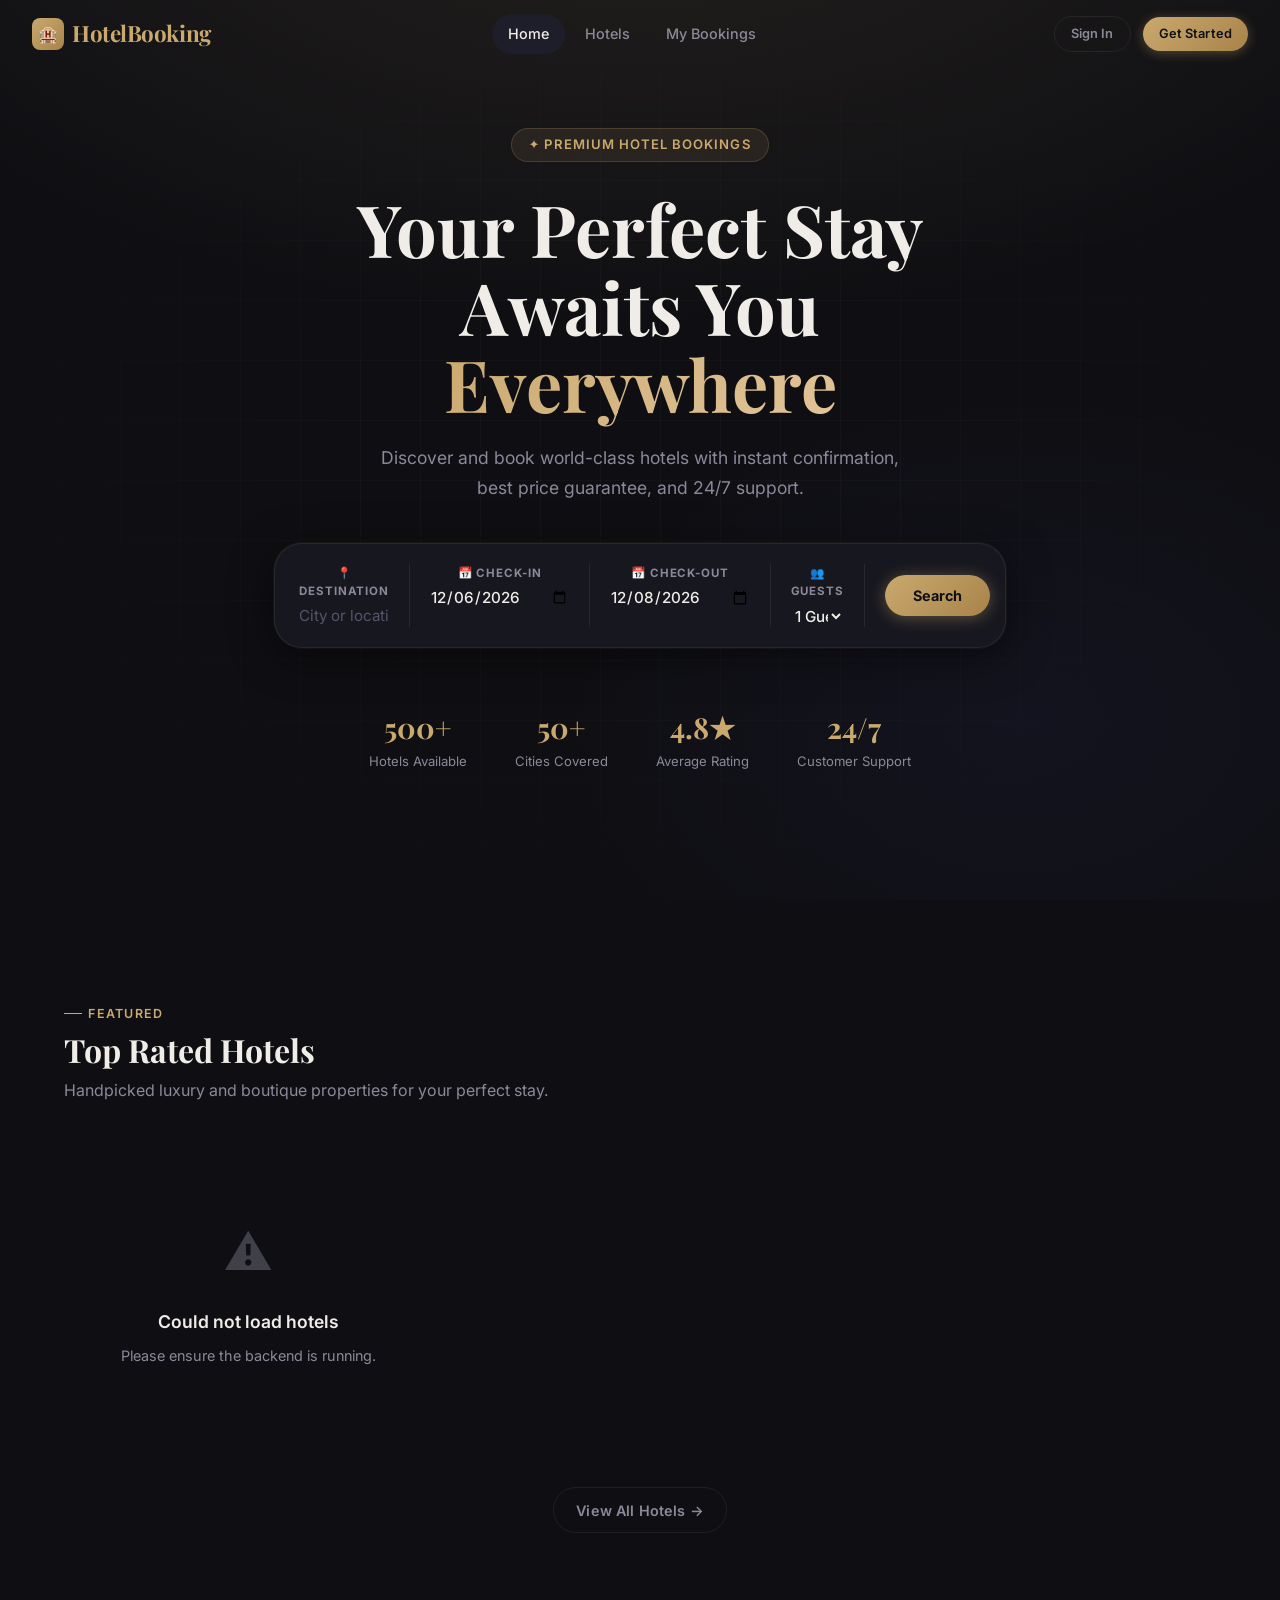
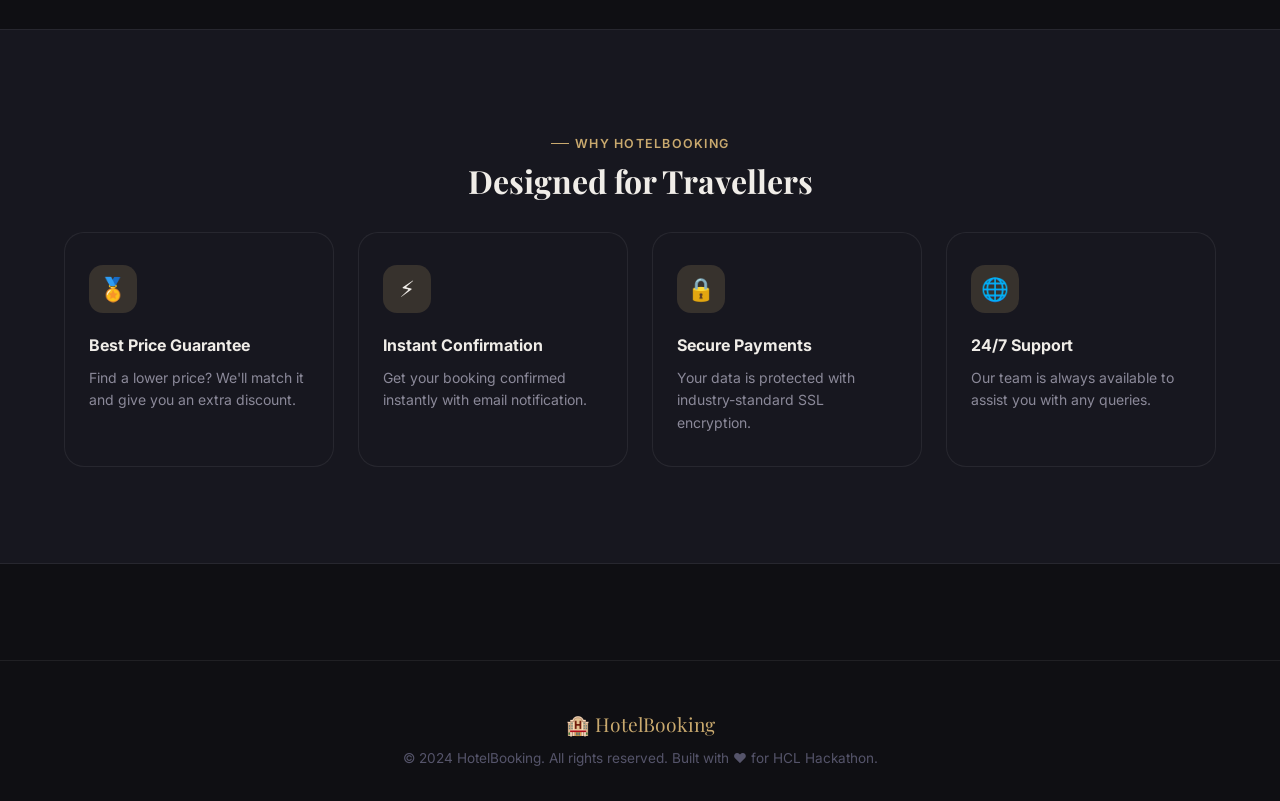
<file: index.html>
<!DOCTYPE html>
<html lang="en">
<head>
  <meta charset="UTF-8" />
  <meta http-equiv="refresh" content="0; url=frontend/index.html" />
  <meta name="viewport" content="width=device-width, initial-scale=1.0" />
  <title>HotelBooking</title>
  <script>
    window.location.replace("frontend/index.html");
  </script>
</head>
<body>
  <p>Opening <a href="frontend/index.html">HotelBooking</a>...</p>
</body>
</html>
</file>
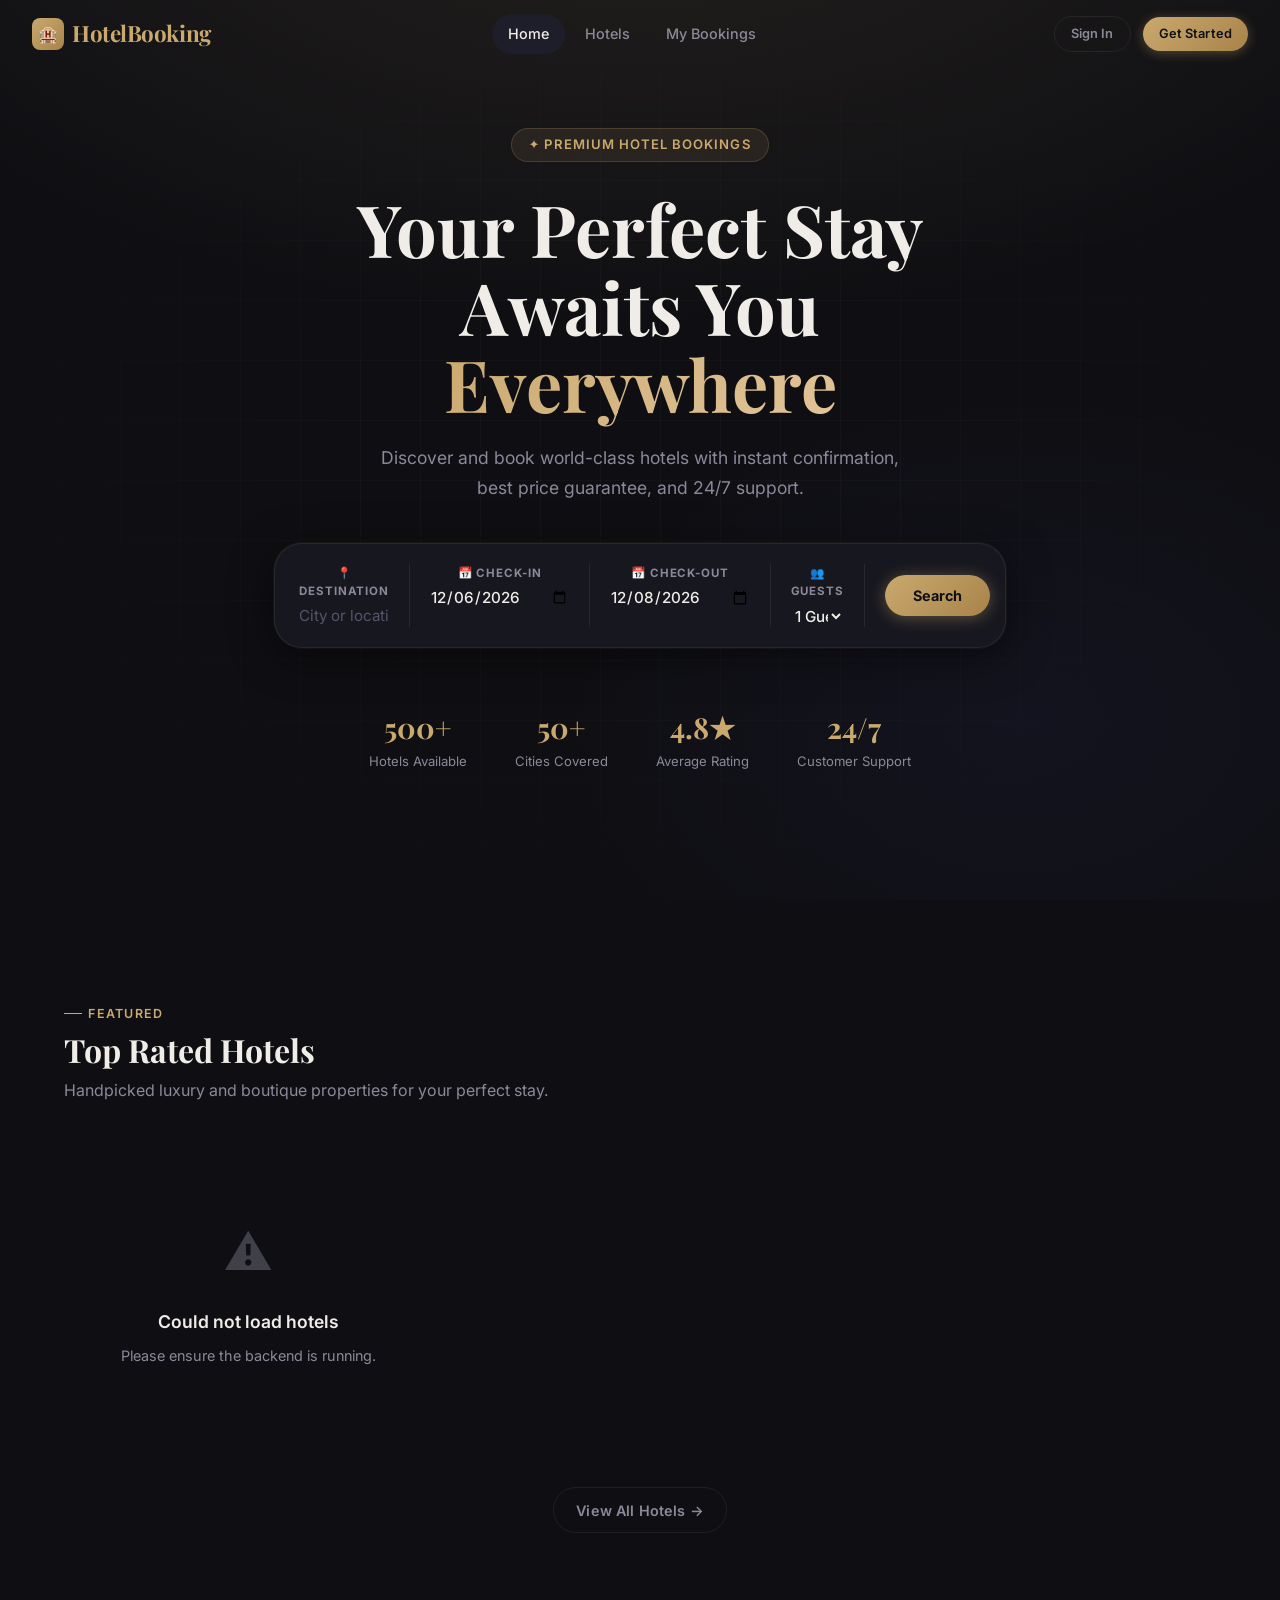
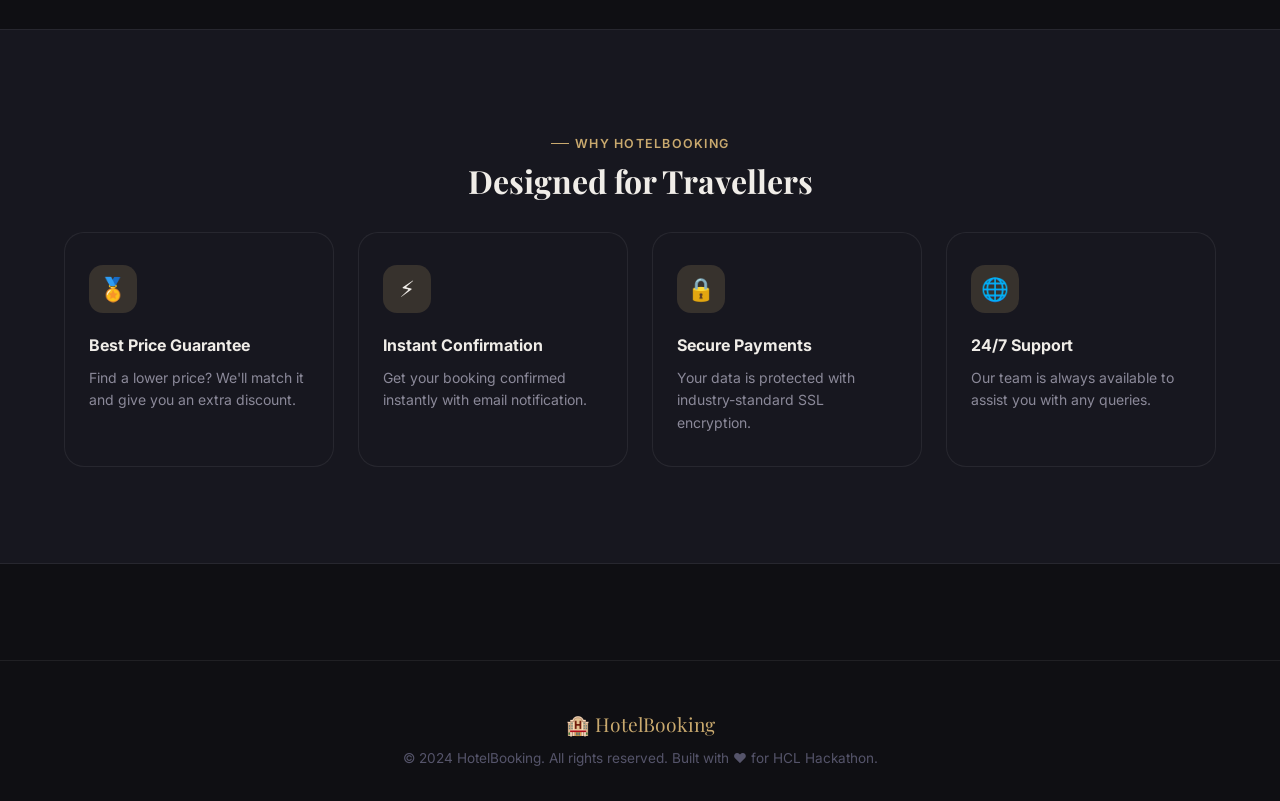
<file: frontend/index.html>
<!DOCTYPE html>
<html lang="en">
<head>
  <meta charset="UTF-8"/>
  <meta name="viewport" content="width=device-width, initial-scale=1.0"/>
  <title>HotelBooking – Find Your Perfect Stay</title>
  <meta name="description" content="Search and book premium hotels worldwide. Best prices guaranteed with instant confirmation."/>
  <link rel="stylesheet" href="css/style.css"/>
  <style>
    /* Hero Section */
    .hero {
      position: relative;
      min-height: 100vh;
      display: flex;
      align-items: center;
      justify-content: center;
      overflow: hidden;
    }
    .hero-bg {
      position: absolute;
      inset: 0;
      background: 
        radial-gradient(ellipse 100% 80% at 50% -20%, rgba(201,169,110,0.12) 0%, transparent 70%),
        radial-gradient(ellipse 60% 60% at 80% 80%, rgba(77,91,217,0.06) 0%, transparent 60%),
        var(--color-bg);
    }
    .hero-grid {
      position: absolute;
      inset: 0;
      background-image: 
        linear-gradient(rgba(255,255,255,0.025) 1px, transparent 1px),
        linear-gradient(90deg, rgba(255,255,255,0.025) 1px, transparent 1px);
      background-size: 60px 60px;
      mask-image: radial-gradient(ellipse at center, black 30%, transparent 80%);
    }
    .hero-content {
      position: relative;
      text-align: center;
      max-width: 780px;
      padding: 2rem 1.5rem;
    }
    .hero-eyebrow {
      display: inline-flex;
      align-items: center;
      gap: 0.6rem;
      background: rgba(201,169,110,0.1);
      border: 1px solid rgba(201,169,110,0.2);
      border-radius: var(--radius-full);
      padding: 0.35rem 1rem;
      font-size: 0.82rem;
      font-weight: 600;
      color: var(--color-primary);
      letter-spacing: 0.08em;
      text-transform: uppercase;
      margin-bottom: 1.75rem;
    }
    .hero-title {
      font-family: var(--font-serif);
      font-size: clamp(2.8rem, 6vw, 4.5rem);
      font-weight: 700;
      line-height: 1.08;
      color: var(--color-text);
      margin-bottom: 1.25rem;
    }
    .hero-title span {
      background: linear-gradient(135deg, var(--color-primary), var(--color-primary-light));
      -webkit-background-clip: text;
      -webkit-text-fill-color: transparent;
      background-clip: text;
    }
    .hero-subtitle {
      font-size: 1.1rem;
      color: var(--color-text-muted);
      max-width: 520px;
      margin: 0 auto 2.5rem;
      line-height: 1.7;
    }

    /* Search Bar */
    .search-bar {
      background: var(--color-surface);
      border: 1px solid var(--color-border);
      border-radius: var(--radius-xl);
      padding: 1.25rem 1.5rem;
      display: grid;
      grid-template-columns: 2fr 1.2fr 1.2fr 1fr auto;
      gap: 0;
      box-shadow: var(--shadow-lg), 0 0 0 1px rgba(201,169,110,0.08);
      backdrop-filter: blur(20px);
      max-width: 900px;
      margin: 0 auto;
    }
    .search-field {
      display: flex;
      flex-direction: column;
      gap: 0.3rem;
      padding: 0 1.25rem;
      border-right: 1px solid var(--color-border);
    }
    .search-field:first-child { padding-left: 0; }
    .search-field:last-of-type { border-right: none; }
    .search-label {
      font-size: 0.72rem;
      font-weight: 700;
      text-transform: uppercase;
      letter-spacing: 0.08em;
      color: var(--color-text-muted);
    }
    .search-input {
      background: none;
      border: none;
      outline: none;
      color: var(--color-text);
      font-size: 0.95rem;
      font-weight: 500;
      padding: 0;
      cursor: pointer;
      width: 100%;
    }
    .search-input::placeholder { color: var(--color-text-subtle); font-weight: 400; }
    .search-btn-wrap { padding-left: 1.25rem; display: flex; align-items: center; }
    .search-btn {
      padding: 0.75rem 1.75rem;
      border-radius: var(--radius-full);
      background: linear-gradient(135deg, var(--color-primary), var(--color-primary-dark));
      color: var(--color-bg);
      font-size: 0.9rem;
      font-weight: 700;
      border: none;
      cursor: pointer;
      transition: var(--transition);
      white-space: nowrap;
      box-shadow: 0 2px 16px rgba(201,169,110,0.4);
    }
    .search-btn:hover { transform: translateY(-1px); box-shadow: 0 4px 24px rgba(201,169,110,0.55); }

    /* Stats row */
    .hero-stats {
      display: flex;
      align-items: center;
      justify-content: center;
      gap: 3rem;
      margin-top: 3.5rem;
    }
    .stat { text-align: center; }
    .stat-value {
      font-family: var(--font-serif);
      font-size: 1.8rem;
      font-weight: 700;
      color: var(--color-primary);
    }
    .stat-label { font-size: 0.82rem; color: var(--color-text-muted); margin-top: 0.1rem; }

    /* Featured section */
    .section { padding: 6rem 0; }
    .hotels-grid {
      display: grid;
      grid-template-columns: repeat(3, 1fr);
      gap: 1.5rem;
    }

    /* Features */
    .features-grid {
      display: grid;
      grid-template-columns: repeat(4, 1fr);
      gap: 1.5rem;
    }
    .feature-card {
      background: var(--color-surface);
      border: 1px solid var(--color-border);
      border-radius: var(--radius-lg);
      padding: 2rem 1.5rem;
      transition: var(--transition);
    }
    .feature-card:hover {
      border-color: var(--color-primary);
      box-shadow: var(--shadow-gold);
      transform: translateY(-4px);
    }
    .feature-icon {
      width: 48px; height: 48px;
      background: var(--color-primary-glow);
      border-radius: var(--radius-md);
      display: flex; align-items: center; justify-content: center;
      font-size: 1.4rem;
      margin-bottom: 1.25rem;
    }
    .feature-title { font-size: 1rem; font-weight: 700; margin-bottom: 0.5rem; }
    .feature-desc { font-size: 0.875rem; color: var(--color-text-muted); line-height: 1.6; }

    @media (max-width: 900px) {
      .search-bar { grid-template-columns: 1fr; gap: 0.75rem; }
      .search-field { border-right: none; border-bottom: 1px solid var(--color-border); padding: 0 0 0.75rem; }
      .search-field:last-of-type { border-bottom: none; }
      .search-btn-wrap { padding: 0.5rem 0 0; }
      .search-btn { width: 100%; justify-content: center; display: flex; }
      .hotels-grid { grid-template-columns: 1fr; }
      .features-grid { grid-template-columns: repeat(2, 1fr); }
      .hero-stats { gap: 1.5rem; flex-wrap: wrap; }
    }
  </style>
</head>
<body>

<!-- Navigation -->
<nav class="nav" id="mainNav">
  <div class="nav-brand">
    <div class="nav-brand-icon">🏨</div>
    HotelBooking
  </div>
  <div class="nav-links">
    <a href="index.html" class="nav-link active">Home</a>
    <a href="hotels.html" class="nav-link">Hotels</a>
    <a href="dashboard.html" class="nav-link">My Bookings</a>
  </div>
  <div class="nav-actions" id="navActions">
    <a href="login.html" class="btn btn-ghost btn-sm">Sign In</a>
    <a href="register.html" class="btn btn-primary btn-sm">Get Started</a>
  </div>
</nav>

<!-- Hero -->
<section class="hero">
  <div class="hero-bg"></div>
  <div class="hero-grid"></div>
  <div class="hero-content">
    <div class="hero-eyebrow">✦ Premium Hotel Bookings</div>
    <h1 class="hero-title">
      Your Perfect Stay<br/>
      Awaits You <span>Everywhere</span>
    </h1>
    <p class="hero-subtitle">
      Discover and book world-class hotels with instant confirmation, best price guarantee, and 24/7 support.
    </p>

    <!-- Search Bar -->
    <div class="search-bar">
      <div class="search-field">
        <label class="search-label">📍 Destination</label>
        <input type="text" id="searchCity" class="search-input" placeholder="City or location"/>
      </div>
      <div class="search-field">
        <label class="search-label">📅 Check-in</label>
        <input type="date" id="searchCheckIn" class="search-input"/>
      </div>
      <div class="search-field">
        <label class="search-label">📅 Check-out</label>
        <input type="date" id="searchCheckOut" class="search-input"/>
      </div>
      <div class="search-field">
        <label class="search-label">👥 Guests</label>
        <select id="searchGuests" class="search-input">
          <option value="1">1 Guest</option>
          <option value="2">2 Guests</option>
          <option value="3">3 Guests</option>
          <option value="4">4+ Guests</option>
        </select>
      </div>
      <div class="search-btn-wrap">
        <button class="search-btn" id="searchBtn" onclick="performSearch()">Search</button>
      </div>
    </div>

    <!-- Stats -->
    <div class="hero-stats">
      <div class="stat">
        <div class="stat-value">500+</div>
        <div class="stat-label">Hotels Available</div>
      </div>
      <div class="stat">
        <div class="stat-value">50+</div>
        <div class="stat-label">Cities Covered</div>
      </div>
      <div class="stat">
        <div class="stat-value">4.8★</div>
        <div class="stat-label">Average Rating</div>
      </div>
      <div class="stat">
        <div class="stat-value">24/7</div>
        <div class="stat-label">Customer Support</div>
      </div>
    </div>
  </div>
</section>

<!-- Featured Hotels -->
<section class="section">
  <div class="container">
    <div class="section-header">
      <div class="section-label">Featured</div>
      <h2 class="section-title">Top Rated Hotels</h2>
      <p class="section-subtitle">Handpicked luxury and boutique properties for your perfect stay.</p>
    </div>

    <div class="hotels-grid" id="featuredHotels">
      <!-- Skeleton loading -->
      <div class="card"><div class="skeleton" style="height:200px"></div><div style="padding:1.25rem;display:flex;flex-direction:column;gap:0.75rem"><div class="skeleton" style="height:20px;width:70%"></div><div class="skeleton" style="height:14px;width:50%"></div><div class="skeleton" style="height:36px"></div></div></div>
      <div class="card"><div class="skeleton" style="height:200px"></div><div style="padding:1.25rem;display:flex;flex-direction:column;gap:0.75rem"><div class="skeleton" style="height:20px;width:70%"></div><div class="skeleton" style="height:14px;width:50%"></div><div class="skeleton" style="height:36px"></div></div></div>
      <div class="card"><div class="skeleton" style="height:200px"></div><div style="padding:1.25rem;display:flex;flex-direction:column;gap:0.75rem"><div class="skeleton" style="height:20px;width:70%"></div><div class="skeleton" style="height:14px;width:50%"></div><div class="skeleton" style="height:36px"></div></div></div>
    </div>

    <div style="text-align:center;margin-top:2.5rem">
      <a href="hotels.html" class="btn btn-ghost">View All Hotels →</a>
    </div>
  </div>
</section>

<!-- Why Us -->
<section class="section" style="background:var(--color-surface);border-top:1px solid var(--color-border);border-bottom:1px solid var(--color-border);">
  <div class="container">
    <div class="section-header" style="text-align:center">
      <div class="section-label" style="justify-content:center">Why HotelBooking</div>
      <h2 class="section-title">Designed for Travellers</h2>
    </div>
    <div class="features-grid">
      <div class="feature-card">
        <div class="feature-icon">🏅</div>
        <div class="feature-title">Best Price Guarantee</div>
        <div class="feature-desc">Find a lower price? We'll match it and give you an extra discount.</div>
      </div>
      <div class="feature-card">
        <div class="feature-icon">⚡</div>
        <div class="feature-title">Instant Confirmation</div>
        <div class="feature-desc">Get your booking confirmed instantly with email notification.</div>
      </div>
      <div class="feature-card">
        <div class="feature-icon">🔒</div>
        <div class="feature-title">Secure Payments</div>
        <div class="feature-desc">Your data is protected with industry-standard SSL encryption.</div>
      </div>
      <div class="feature-card">
        <div class="feature-icon">🌐</div>
        <div class="feature-title">24/7 Support</div>
        <div class="feature-desc">Our team is always available to assist you with any queries.</div>
      </div>
    </div>
  </div>
</section>

<!-- Footer -->
<footer class="footer">
  <div class="container">
    <div class="footer-brand">🏨 HotelBooking</div>
    <p>© 2024 HotelBooking. All rights reserved. Built with ♥ for HCL Hackathon.</p>
  </div>
</footer>

<!-- Toast Container -->
<div class="toast-container" id="toastContainer"></div>

<script src="js/api.js"></script>
<script src="js/auth.js"></script>
<script>
  // Nav scroll effect
  window.addEventListener('scroll', () => {
    document.getElementById('mainNav').classList.toggle('scrolled', window.scrollY > 20);
  });

  // Set default dates
  const today = new Date();
  const tomorrow = new Date(today); tomorrow.setDate(tomorrow.getDate() + 1);
  const dayAfter = new Date(today); dayAfter.setDate(dayAfter.getDate() + 3);
  document.getElementById('searchCheckIn').value = tomorrow.toISOString().split('T')[0];
  document.getElementById('searchCheckOut').value = dayAfter.toISOString().split('T')[0];

  function performSearch() {
    const city = document.getElementById('searchCity').value;
    const checkIn = document.getElementById('searchCheckIn').value;
    const checkOut = document.getElementById('searchCheckOut').value;
    const guests = document.getElementById('searchGuests').value;
    const params = new URLSearchParams();
    if (city) params.set('city', city);
    if (checkIn) params.set('checkIn', checkIn);
    if (checkOut) params.set('checkOut', checkOut);
    if (guests) params.set('guests', guests);
    window.location.href = `hotels.html?${params.toString()}`;
  }

  document.getElementById('searchBtn').addEventListener('keydown', e => {
    if (e.key === 'Enter') performSearch();
  });

  // Load featured hotels
  async function loadFeaturedHotels() {
    try {
      const res = await API.get('/api/hotels');
      const hotels = res.data?.data?.slice(0, 3) || [];
      const container = document.getElementById('featuredHotels');
      if (!hotels.length) {
        container.innerHTML = '<div class="empty-state"><div class="empty-state-icon">🏨</div><h3>No hotels yet</h3><p>Hotels will appear here once added.</p></div>';
        return;
      }
      container.innerHTML = hotels.map(h => renderHotelCard(h)).join('');
    } catch (e) {
      document.getElementById('featuredHotels').innerHTML = 
        '<div class="empty-state"><div class="empty-state-icon">⚠️</div><h3>Could not load hotels</h3><p>Please ensure the backend is running.</p></div>';
    }
  }

  function renderHotelCard(h) {
    const amenities = (h.amenities || '').split(',').slice(0, 3);
    return `
      <div class="card hotel-card" onclick="window.location='hotel-detail.html?id=${h.id}'">
        <div class="hotel-card-img">
          <img src="${h.imageUrl || 'https://images.unsplash.com/photo-1566073771259-6a8506099945?w=800'}" 
               alt="${h.name}" loading="lazy" onerror="this.src='https://images.unsplash.com/photo-1566073771259-6a8506099945?w=400'"/>
          <div class="hotel-card-badge">${h.category || 'Hotel'}</div>
          <div class="hotel-card-rating">⭐ ${h.rating || '4.5'}</div>
        </div>
        <div class="hotel-card-body">
          <div class="hotel-card-name">${h.name}</div>
          <div class="hotel-card-location">📍 ${h.city}, ${h.country}</div>
          <div class="hotel-card-amenities">
            ${amenities.map(a => `<span class="amenity-tag">${a.trim()}</span>`).join('')}
          </div>
          <div class="hotel-card-footer">
            <div class="hotel-card-price">₹${Number(h.pricePerNight).toLocaleString('en-IN')} <span>/ night</span></div>
            <button class="btn btn-primary btn-sm">Book Now</button>
          </div>
        </div>
      </div>`;
  }

  loadFeaturedHotels();
</script>
</body>
</html>
</file>
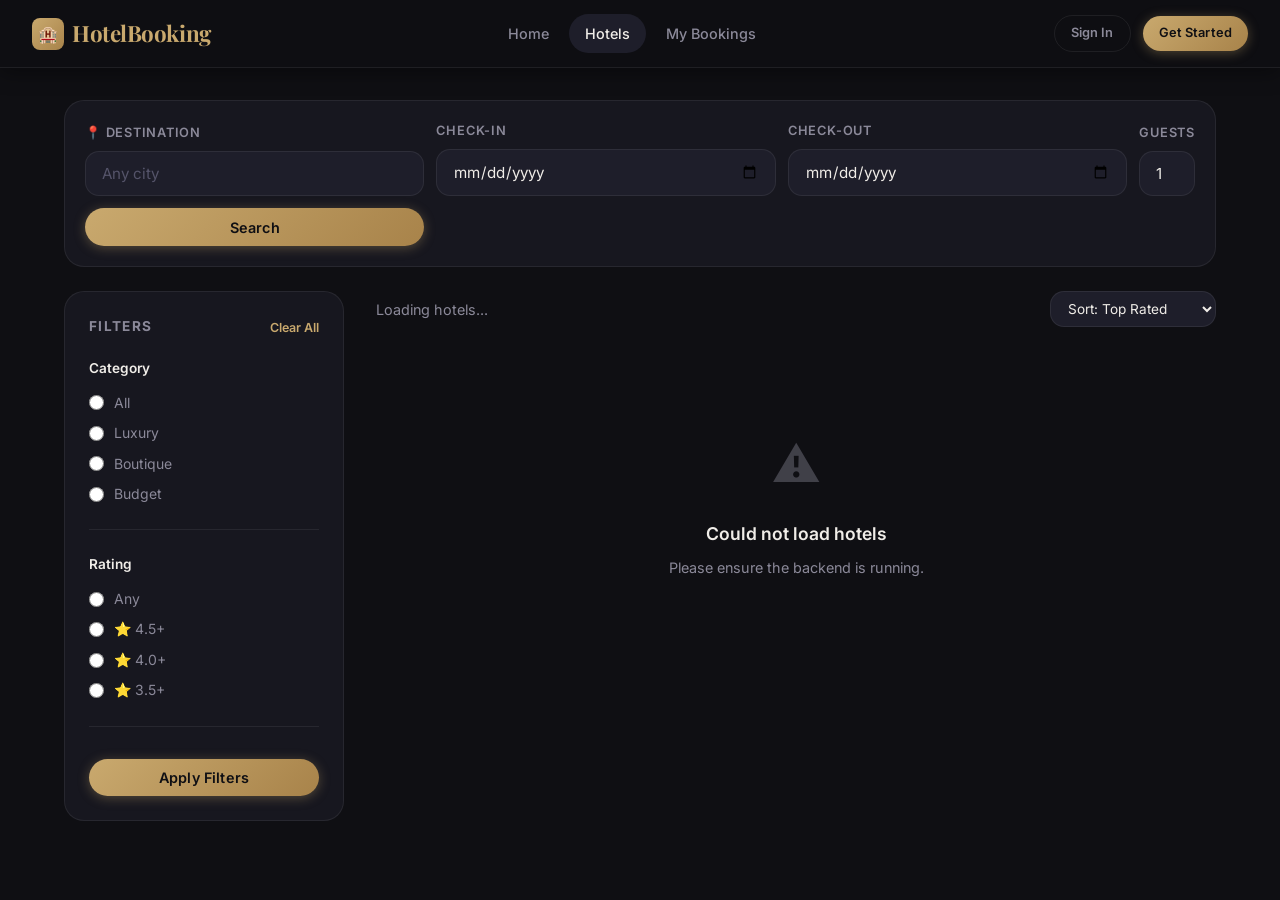
<file: frontend/hotel-detail.html>
<!DOCTYPE html>
<html lang="en">
<head>
  <meta charset="UTF-8"/>
  <meta name="viewport" content="width=device-width, initial-scale=1.0"/>
  <title>Hotel Details – HotelBooking</title>
  <link rel="stylesheet" href="css/style.css"/>
  <style>
    .hero-hotel {
      height: 480px; position: relative; overflow: hidden;
      margin-top: var(--nav-height);
    }
    .hero-hotel img { width: 100%; height: 100%; object-fit: cover; }
    .hero-hotel-overlay {
      position: absolute; inset: 0;
      background: linear-gradient(to top, rgba(15,15,19,0.95) 0%, rgba(15,15,19,0.3) 60%, transparent 100%);
      display: flex; align-items: flex-end; padding: 2.5rem;
    }
    .hero-hotel-info { max-width: 700px; }
    .hotel-category-badge {
      display: inline-flex; padding: 0.25rem 0.85rem;
      border-radius: var(--radius-full);
      background: rgba(201,169,110,0.15);
      border: 1px solid rgba(201,169,110,0.3);
      color: var(--color-primary); font-size: 0.78rem; font-weight: 700;
      letter-spacing: 0.08em; text-transform: uppercase; margin-bottom: 0.75rem;
    }
    .hotel-detail-name {
      font-family: var(--font-serif); font-size: 2.4rem; font-weight: 700;
      color: var(--color-text); line-height: 1.1; margin-bottom: 0.5rem;
    }
    .hotel-detail-location { font-size: 1rem; color: rgba(255,255,255,0.7); }

    .detail-layout {
      display: grid;
      grid-template-columns: 1fr 360px;
      gap: 2rem;
      padding: 3rem 0;
    }

    .tab-nav {
      display: flex; gap: 0; border-bottom: 1px solid var(--color-border); margin-bottom: 2rem;
    }
    .tab-btn {
      padding: 0.75rem 1.5rem; font-size: 0.9rem; font-weight: 600;
      color: var(--color-text-muted); border-bottom: 2px solid transparent;
      transition: var(--transition); margin-bottom: -1px;
    }
    .tab-btn.active { color: var(--color-primary); border-bottom-color: var(--color-primary); }
    .tab-btn:hover { color: var(--color-text); }
    .tab-content { display: none; }
    .tab-content.active { display: block; }

    /* Info section */
    .hotel-desc { font-size: 1rem; color: var(--color-text-muted); line-height: 1.8; margin-bottom: 2rem; }
    .amenities-grid { display: grid; grid-template-columns: repeat(3, 1fr); gap: 0.75rem; }
    .amenity-item {
      display: flex; align-items: center; gap: 0.5rem;
      padding: 0.65rem 0.875rem;
      background: var(--color-surface);
      border: 1px solid var(--color-border);
      border-radius: var(--radius-md);
      font-size: 0.875rem; color: var(--color-text-muted);
    }

    /* Room cards */
    .rooms-grid { display: flex; flex-direction: column; gap: 1rem; }
    .room-card {
      background: var(--color-surface);
      border: 1px solid var(--color-border);
      border-radius: var(--radius-lg);
      overflow: hidden;
      display: grid;
      grid-template-columns: 200px 1fr auto;
      transition: var(--transition);
    }
    .room-card:hover { border-color: var(--color-primary); box-shadow: 0 0 0 1px rgba(201,169,110,0.2); }
    .room-card-img { height: 100%; min-height: 140px; overflow: hidden; }
    .room-card-img img { width: 100%; height: 100%; object-fit: cover; }
    .room-card-body { padding: 1.25rem; }
    .room-card-type {
      font-size: 0.78rem; font-weight: 700; text-transform: uppercase;
      letter-spacing: 0.08em; color: var(--color-primary); margin-bottom: 0.3rem;
    }
    .room-card-name { font-size: 1rem; font-weight: 700; margin-bottom: 0.3rem; }
    .room-card-desc { font-size: 0.85rem; color: var(--color-text-muted); line-height: 1.5; margin-bottom: 0.75rem; }
    .room-card-amenities { display: flex; flex-wrap: wrap; gap: 0.35rem; }
    .room-card-action {
      padding: 1.25rem;
      display: flex; flex-direction: column;
      align-items: flex-end; justify-content: space-between;
      border-left: 1px solid var(--color-border);
      min-width: 160px;
    }
    .room-price-val { font-size: 1.3rem; font-weight: 700; color: var(--color-primary); }
    .room-price-night { font-size: 0.78rem; color: var(--color-text-muted); }
    .room-capacity { font-size: 0.82rem; color: var(--color-text-muted); margin-top: 0.25rem; }

    /* Booking sidebar */
    .booking-sidebar {
      background: var(--color-surface);
      border: 1px solid var(--color-border);
      border-radius: var(--radius-lg);
      padding: 1.5rem;
      position: sticky;
      top: calc(var(--nav-height) + 1.5rem);
    }
    .booking-sidebar-title { font-family: var(--font-serif); font-size: 1.2rem; font-weight: 700; margin-bottom: 1.25rem; }
    .price-summary { background: var(--color-surface-2); border-radius: var(--radius-md); padding: 1rem; margin: 1rem 0; }
    .price-row { display: flex; justify-content: space-between; font-size: 0.875rem; padding: 0.4rem 0; color: var(--color-text-muted); }
    .price-row.total { color: var(--color-text); font-weight: 700; border-top: 1px solid var(--color-border); margin-top: 0.5rem; padding-top: 0.75rem; font-size: 1rem; }
    .selected-room-info { background: var(--color-primary-glow); border: 1px solid rgba(201,169,110,0.2); border-radius: var(--radius-md); padding: 0.875rem; margin-bottom: 1rem; font-size: 0.875rem; }
    .selected-room-info strong { color: var(--color-primary); display: block; margin-bottom: 0.25rem; }

    @media (max-width: 900px) {
      .detail-layout { grid-template-columns: 1fr; }
      .booking-sidebar { position: static; }
      .room-card { grid-template-columns: 150px 1fr; }
      .room-card-action { display: none; }
      .amenities-grid { grid-template-columns: repeat(2, 1fr); }
    }
  </style>
</head>
<body>
<!-- Navigation -->
<nav class="nav scrolled" id="mainNav">
  <div class="nav-brand" style="cursor:pointer" onclick="window.location='index.html'">
    <div class="nav-brand-icon">🏨</div> HotelBooking
  </div>
  <div class="nav-links">
    <a href="index.html" class="nav-link">Home</a>
    <a href="hotels.html" class="nav-link">Hotels</a>
    <a href="dashboard.html" class="nav-link">My Bookings</a>
  </div>
  <div class="nav-actions" id="navActions">
    <a href="login.html" class="btn btn-ghost btn-sm">Sign In</a>
    <a href="register.html" class="btn btn-primary btn-sm">Get Started</a>
  </div>
</nav>

<!-- Hero Image -->
<div class="hero-hotel" id="hotelHero">
  <div class="skeleton" style="height:100%"></div>
</div>

<div class="container">
  <div style="margin:1.5rem 0">
    <a href="hotels.html" style="color:var(--color-text-muted);font-size:0.875rem">← Back to Hotels</a>
  </div>
  <div class="detail-layout">
    <!-- Main Content -->
    <main>
      <div class="tab-nav">
        <button class="tab-btn active" onclick="showTab('overview')">Overview</button>
        <button class="tab-btn" onclick="showTab('rooms')">Rooms</button>
        <button class="tab-btn" onclick="showTab('amenities')">Amenities</button>
      </div>

      <!-- Overview Tab -->
      <div class="tab-content active" id="tab-overview">
        <div id="hotelDescription" class="hotel-desc">Loading hotel information...</div>
        <div class="section-label" style="margin-bottom:0.75rem">Highlights</div>
        <div class="amenities-grid" id="amenitiesHighlight"></div>
      </div>

      <!-- Rooms Tab -->
      <div class="tab-content" id="tab-rooms">
        <div class="rooms-grid" id="roomsList">
          <div class="loading-overlay"><div class="spinner" style="width:28px;height:28px;border-width:3px"></div>Loading rooms...</div>
        </div>
      </div>

      <!-- Amenities Tab -->
      <div class="tab-content" id="tab-amenities">
        <div class="amenities-grid" id="amenitiesFull"></div>
      </div>
    </main>

    <!-- Booking Sidebar -->
    <aside class="booking-sidebar" id="bookingSidebar">
      <div class="booking-sidebar-title">Book Your Stay</div>

      <div id="selectedRoomInfo" style="display:none"></div>

      <form id="bookingForm" style="display:flex;flex-direction:column;gap:1rem">
        <div class="form-group">
          <label class="form-label">Check-in Date</label>
          <input type="date" id="checkIn" class="form-control" required/>
        </div>
        <div class="form-group">
          <label class="form-label">Check-out Date</label>
          <input type="date" id="checkOut" class="form-control" required/>
        </div>
        <div class="form-group">
          <label class="form-label">Number of Guests</label>
          <select id="guests" class="form-control">
            <option value="1">1 Guest</option><option value="2">2 Guests</option>
            <option value="3">3 Guests</option><option value="4">4 Guests</option>
          </select>
        </div>
        <div class="form-group">
          <label class="form-label">Special Requests (optional)</label>
          <textarea id="specialRequests" class="form-control" rows="2" placeholder="Early check-in, dietary, etc."></textarea>
        </div>

        <div class="price-summary" id="priceSummary" style="display:none">
          <div class="price-row"><span id="priceBreakdown">Room</span><span id="priceNightly"></span></div>
          <div class="price-row"><span>Nights</span><span id="numNights">0</span></div>
          <div class="price-row total"><span>Total</span><span id="totalPrice">₹0</span></div>
        </div>

        <div id="bookingAlert"></div>

        <button type="submit" class="btn btn-primary" id="bookBtn" style="width:100%;justify-content:center" disabled>
          Select a Room First
        </button>
      </form>
    </aside>
  </div>
</div>

<!-- Booking Modal Confirmation -->
<div class="modal-backdrop" id="confirmModal">
  <div class="modal">
    <div class="modal-header">
      <div class="modal-title">Confirm Booking</div>
      <button class="modal-close" onclick="closeModal()">✕</button>
    </div>
    <div id="modalContent"></div>
    <div style="display:flex;gap:0.75rem;margin-top:1.5rem">
      <button class="btn btn-ghost" onclick="closeModal()" style="flex:1;justify-content:center">Cancel</button>
      <button class="btn btn-primary" onclick="confirmBooking()" id="confirmBtn" style="flex:1;justify-content:center">Confirm Booking</button>
    </div>
  </div>
</div>

<div class="toast-container" id="toastContainer"></div>

<script src="js/api.js"></script>
<script src="js/auth.js"></script>
<script>
  const hotelId = new URLSearchParams(window.location.search).get('id');
  let hotel = null, selectedRoom = null;

  if (!hotelId) { window.location.href = 'hotels.html'; }

  function refreshRoomAvailability() {
    updatePrice();
    if (document.getElementById('tab-rooms').classList.contains('active')) {
      loadRooms();
    }
  }

  function showTab(tab) {
    document.querySelectorAll('.tab-btn').forEach((b, i) => {
      const tabs = ['overview', 'rooms', 'amenities'];
      b.classList.toggle('active', tabs[i] === tab);
    });
    document.querySelectorAll('.tab-content').forEach(c => c.classList.remove('active'));
    document.getElementById('tab-' + tab).classList.add('active');
    if (tab === 'rooms') loadRooms();
  }

  async function loadHotel() {
    try {
      const [hotelRes] = await Promise.all([API.get(`/api/hotels/${hotelId}`)]);
      hotel = hotelRes.data?.data;
      if (!hotel) { window.location.href = 'hotels.html'; return; }

      document.title = `${hotel.name} – HotelBooking`;

      // Hero
      document.getElementById('hotelHero').innerHTML = `
        <img src="${hotel.imageUrl || 'https://images.unsplash.com/photo-1566073771259-6a8506099945?w=1400'}" alt="${hotel.name}" 
             onerror="this.src='https://images.unsplash.com/photo-1566073771259-6a8506099945?w=800'"/>
        <div class="hero-hotel-overlay">
          <div class="hero-hotel-info">
            <div class="hotel-category-badge">${hotel.category || 'Hotel'}</div>
            <div class="hotel-detail-name">${hotel.name}</div>
            <div class="hotel-detail-location">📍 ${hotel.location} &nbsp;•&nbsp; ⭐ ${hotel.rating || '4.5'} / 5</div>
          </div>
        </div>`;

      // Overview tab
      document.getElementById('hotelDescription').textContent = hotel.description || 'No description available.';

      const amenities = (hotel.amenities || '').split(',').filter(Boolean);
      const icons = { WiFi: '📶', Pool: '🏊', Spa: '💆', Gym: '💪', Restaurant: '🍽️', Bar: '🍸', Parking: '🅿️', Beach: '🏖️' };
      document.getElementById('amenitiesHighlight').innerHTML = amenities.slice(0, 6).map(a => `
        <div class="amenity-item">${icons[a.trim()] || '✓'} ${a.trim()}</div>`).join('');
      document.getElementById('amenitiesFull').innerHTML = amenities.map(a => `
        <div class="amenity-item">${icons[a.trim()] || '✓'} ${a.trim()}</div>`).join('');

      // Default dates
      const today = new Date();
      const t1 = new Date(); t1.setDate(today.getDate() + 1);
      const t2 = new Date(); t2.setDate(today.getDate() + 3);
      document.getElementById('checkIn').value = t1.toISOString().split('T')[0];
      document.getElementById('checkOut').value = t2.toISOString().split('T')[0];
      document.getElementById('checkIn').addEventListener('change', refreshRoomAvailability);
      document.getElementById('checkOut').addEventListener('change', refreshRoomAvailability);
      document.getElementById('guests').addEventListener('change', refreshRoomAvailability);
    } catch (e) {
      console.error(e);
    }
  }

  async function loadRooms() {
    const checkIn = document.getElementById('checkIn').value;
    const checkOut = document.getElementById('checkOut').value;
    const guests = document.getElementById('guests').value;
    const roomsList = document.getElementById('roomsList');
    roomsList.innerHTML = `<div class="loading-overlay"><div class="spinner" style="width:28px;height:28px;border-width:3px"></div>Loading rooms...</div>`;
    try {
      const params = new URLSearchParams();
      if (checkIn) params.set('checkIn', checkIn);
      if (checkOut) params.set('checkOut', checkOut);
      if (guests) params.set('guests', guests);
      const res = await API.get(`/api/hotels/${hotelId}/rooms?${params}`);
      const rooms = res.data?.data || [];
      if (!rooms.length) {
        roomsList.innerHTML = '<div class="empty-state"><div class="empty-state-icon">🛏️</div><h3>No rooms available</h3><p>Try different dates or fewer guests.</p></div>';
        return;
      }
      roomsList.innerHTML = rooms.map(r => `
        <div class="room-card" onclick="selectRoom(${JSON.stringify(r).replaceAll('"', '&quot;')})">
          <div class="room-card-img">
            <img src="${r.imageUrl || 'https://images.unsplash.com/photo-1631049307264-da0ec9d70304?w=400'}" 
                 alt="${r.roomNumber}" loading="lazy" onerror="this.src='https://images.unsplash.com/photo-1631049307264-da0ec9d70304?w=400'"/>
          </div>
          <div class="room-card-body">
            <div class="room-card-type">${r.roomType}</div>
            <div class="room-card-name">Room ${r.roomNumber}</div>
            <div class="room-card-desc">${r.description || ''}</div>
            <div class="room-card-amenities">
              ${(r.amenities || '').split(',').slice(0, 3).map(a => `<span class="amenity-tag">${a.trim()}</span>`).join('')}
            </div>
          </div>
          <div class="room-card-action">
            <div>
              <div class="room-price-val">₹${Number(r.pricePerNight).toLocaleString('en-IN')}</div>
              <div class="room-price-night">per night</div>
              <div class="room-capacity">👥 Up to ${r.capacity} guests</div>
            </div>
            <button class="btn btn-primary btn-sm" onclick="event.stopPropagation();selectRoom(${JSON.stringify(r).replaceAll('"', '&quot;')})">Select</button>
          </div>
        </div>`).join('');
    } catch (e) {
      roomsList.innerHTML = '<div class="empty-state"><div class="empty-state-icon">⚠️</div><h3>Could not load rooms</h3></div>';
    }
  }

  function selectRoom(room) {
    selectedRoom = room;
    document.getElementById('selectedRoomInfo').style.display = 'block';
    document.getElementById('selectedRoomInfo').innerHTML = `
      <div class="selected-room-info">
        <strong>✓ Room Selected</strong>
        ${room.roomType} – Room ${room.roomNumber} • ₹${Number(room.pricePerNight).toLocaleString('en-IN')}/night
      </div>`;
    document.getElementById('bookBtn').disabled = false;
    document.getElementById('bookBtn').textContent = 'Confirm Booking';
    updatePrice();
    document.getElementById('bookingSidebar').scrollIntoView({ behavior: 'smooth', block: 'start' });
    showToast(`Room ${room.roomNumber} selected!`, 'success');
  }

  function updatePrice() {
    if (!selectedRoom) return;
    const ci = document.getElementById('checkIn').value;
    const co = document.getElementById('checkOut').value;
    if (!ci || !co) return;
    const nights = Math.max(1, Math.floor((new Date(co) - new Date(ci)) / 86400000));
    const total = selectedRoom.pricePerNight * nights;
    document.getElementById('priceSummary').style.display = 'block';
    document.getElementById('priceBreakdown').textContent = `₹${Number(selectedRoom.pricePerNight).toLocaleString('en-IN')} × ${nights} night${nights > 1 ? 's' : ''}`;
    document.getElementById('priceNightly').textContent = '';
    document.getElementById('numNights').textContent = nights;
    document.getElementById('totalPrice').textContent = `₹${Number(total).toLocaleString('en-IN')}`;
  }

  document.getElementById('bookingForm').addEventListener('submit', (e) => {
    e.preventDefault();
    if (!selectedRoom) return;
    if (!Auth.isLoggedIn()) {
      window.location.href = 'login.html';
      return;
    }
    const ci = document.getElementById('checkIn').value;
    const co = document.getElementById('checkOut').value;
    const nights = Math.max(1, Math.floor((new Date(co) - new Date(ci)) / 86400000));
    const total = selectedRoom.pricePerNight * nights;
    document.getElementById('modalContent').innerHTML = `
      <p style="font-size:0.9rem;color:var(--color-text-muted);margin-bottom:1rem">Please review your booking details:</p>
      <div style="background:var(--color-surface-2);border-radius:var(--radius-md);padding:1rem;display:flex;flex-direction:column;gap:0.5rem;font-size:0.9rem">
        <div style="display:flex;justify-content:space-between"><span style="color:var(--color-text-muted)">Hotel</span><span>${hotel?.name}</span></div>
        <div style="display:flex;justify-content:space-between"><span style="color:var(--color-text-muted)">Room</span><span>${selectedRoom.roomType} – ${selectedRoom.roomNumber}</span></div>
        <div style="display:flex;justify-content:space-between"><span style="color:var(--color-text-muted)">Check-in</span><span>${ci}</span></div>
        <div style="display:flex;justify-content:space-between"><span style="color:var(--color-text-muted)">Check-out</span><span>${co}</span></div>
        <div style="display:flex;justify-content:space-between"><span style="color:var(--color-text-muted)">Guests</span><span>${document.getElementById('guests').value}</span></div>
        <div style="display:flex;justify-content:space-between;font-weight:700;margin-top:0.5rem;border-top:1px solid var(--color-border);padding-top:0.5rem">
          <span>Total</span><span style="color:var(--color-primary)">₹${Number(total).toLocaleString('en-IN')}</span>
        </div>
      </div>`;
    document.getElementById('confirmModal').classList.add('open');
  });

  async function confirmBooking() {
    const btn = document.getElementById('confirmBtn');
    btn.disabled = true; btn.textContent = 'Booking...';
    try {
      const res = await API.post('/api/bookings', {
        roomId: selectedRoom.id,
        checkInDate: document.getElementById('checkIn').value,
        checkOutDate: document.getElementById('checkOut').value,
        numberOfGuests: parseInt(document.getElementById('guests').value),
        specialRequests: document.getElementById('specialRequests').value
      });
      closeModal();
      const booking = res.data?.data;
      const ref = booking?.bookingReference;
      const status = booking?.status || 'PENDING';
      const isConfirmed = status === 'CONFIRMED';
      const headline = isConfirmed ? 'Booking confirmed!' : 'Booking request submitted!';
      const detail = isConfirmed
        ? 'Your stay is confirmed.'
        : `Your booking is currently ${status}.`;
      showToast(`${headline} Ref: ${ref}`, 'success');
      document.getElementById('bookingAlert').innerHTML = 
        `<div class="alert alert-success">✅ ${detail} Reference: <strong>${ref}</strong>.</div>`;
      setTimeout(() => window.location.href = 'dashboard.html', 2500);
    } catch (e) {
      const msg = e.response?.data?.message || 'Booking failed. Please try again.';
      document.getElementById('bookingAlert').innerHTML = `<div class="alert alert-error">⚠️ ${msg}</div>`;
      closeModal();
    } finally {
      btn.disabled = false; btn.textContent = 'Confirm Booking';
    }
  }

  function closeModal() { document.getElementById('confirmModal').classList.remove('open'); }

  function showToast(msg, type = 'success') {
    const t = document.createElement('div');
    t.className = `toast ${type}`;
    t.innerHTML = `<span>${type === 'success' ? '✅' : '⚠️'}</span> ${msg}`;
    document.getElementById('toastContainer').appendChild(t);
    setTimeout(() => t.remove(), 4000);
  }

  loadHotel();
</script>
</body>
</html>
</file>
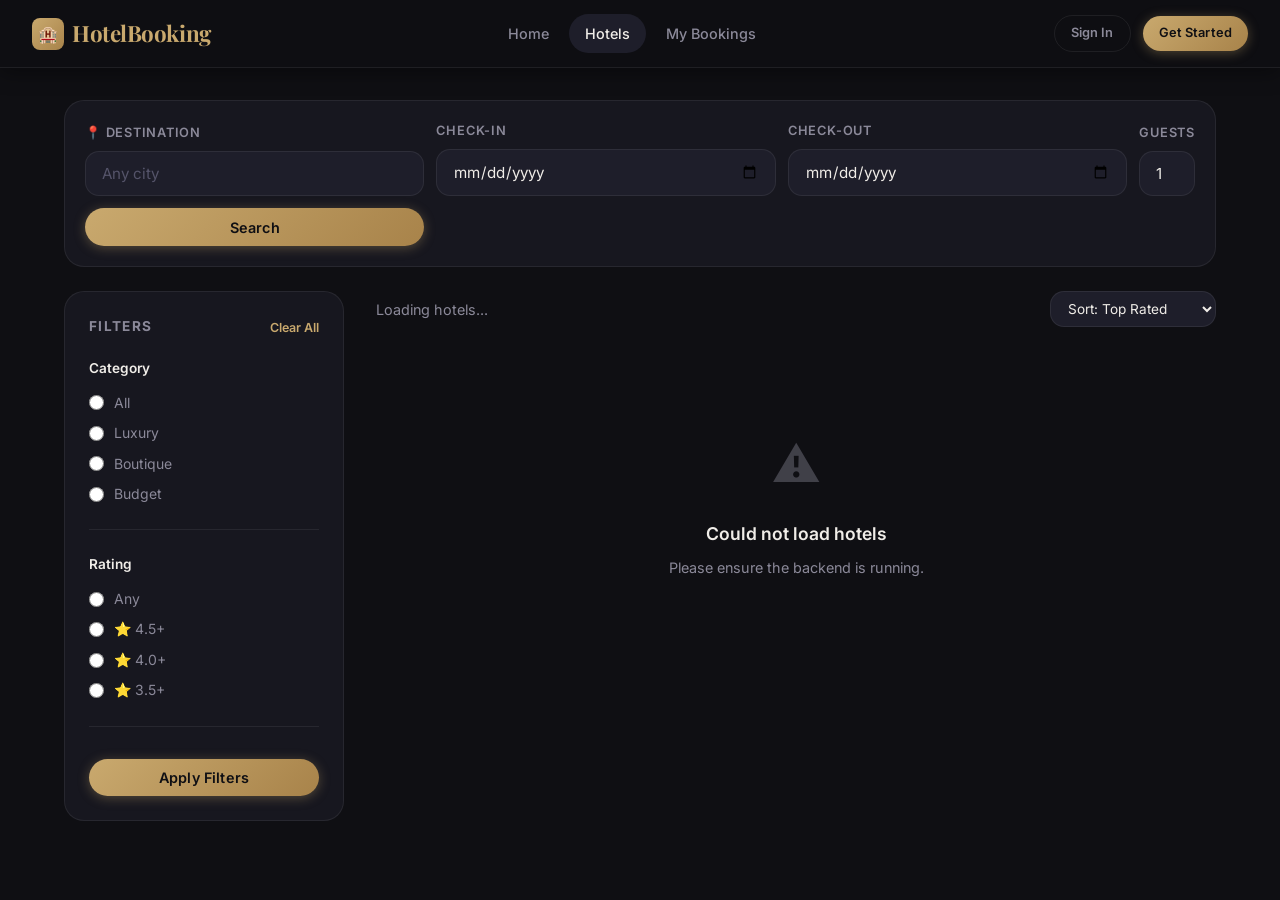
<file: frontend/hotels.html>
<!DOCTYPE html>
<html lang="en">
<head>
  <meta charset="UTF-8"/>
  <meta name="viewport" content="width=device-width, initial-scale=1.0"/>
  <title>Hotels – HotelBooking</title>
  <meta name="description" content="Browse and search our collection of premium hotels."/>
  <link rel="stylesheet" href="css/style.css"/>
  <style>
    .hotels-page { display: grid; grid-template-columns: 280px 1fr; gap: 2rem; align-items: start; }
    
    /* Filters Sidebar */
    .filters-panel {
      background: var(--color-surface);
      border: 1px solid var(--color-border);
      border-radius: var(--radius-lg);
      padding: 1.5rem;
      position: sticky;
      top: calc(var(--nav-height) + 1.5rem);
    }
    .filters-title {
      font-size: 0.85rem;
      font-weight: 700;
      text-transform: uppercase;
      letter-spacing: 0.1em;
      color: var(--color-text-muted);
      margin-bottom: 1.25rem;
      display: flex;
      align-items: center;
      justify-content: space-between;
    }
    .filters-title button {
      font-size: 0.78rem;
      color: var(--color-primary);
      font-weight: 600;
    }
    .filter-section { margin-bottom: 1.5rem; padding-bottom: 1.5rem; border-bottom: 1px solid var(--color-border); }
    .filter-section:last-child { margin-bottom: 0; padding-bottom: 0; border-bottom: none; }
    .filter-section-title {
      font-size: 0.85rem;
      font-weight: 600;
      color: var(--color-text);
      margin-bottom: 0.75rem;
    }
    .filter-options { display: flex; flex-direction: column; gap: 0.5rem; }
    .filter-option {
      display: flex;
      align-items: center;
      gap: 0.6rem;
      font-size: 0.875rem;
      color: var(--color-text-muted);
      cursor: pointer;
    }
    .filter-option input[type="radio"],
    .filter-option input[type="checkbox"] {
      accent-color: var(--color-primary);
      width: 15px; height: 15px;
    }
    .search-box-inline {
      background: var(--color-surface);
      border: 1px solid var(--color-border);
      border-radius: var(--radius-lg);
      padding: 1.25rem;
      margin-bottom: 1.5rem;
      display: grid;
      grid-template-columns: 1fr 1fr 1fr auto;
      gap: 0.75rem;
      align-items: end;
    }

    /* Results */
    .results-header {
      display: flex;
      align-items: center;
      justify-content: space-between;
      margin-bottom: 1.25rem;
    }
    .results-count { font-size: 0.9rem; color: var(--color-text-muted); }
    .results-count strong { color: var(--color-text); }
    .sort-select {
      background: var(--color-surface-2);
      border: 1px solid var(--color-border);
      border-radius: var(--radius-md);
      color: var(--color-text);
      padding: 0.5rem 0.85rem;
      font-size: 0.85rem;
      outline: none;
    }
    .hotels-list { display: flex; flex-direction: column; gap: 1rem; }
    
    /* List-style hotel card */
    .hotel-list-card {
      background: var(--color-surface);
      border: 1px solid var(--color-border);
      border-radius: var(--radius-lg);
      overflow: hidden;
      display: grid;
      grid-template-columns: 260px 1fr;
      cursor: pointer;
      transition: var(--transition);
    }
    .hotel-list-card:hover {
      border-color: var(--color-border-hover);
      transform: translateY(-2px);
      box-shadow: var(--shadow-md);
    }
    .hotel-list-img {
      height: 200px;
      overflow: hidden;
    }
    .hotel-list-img img { width: 100%; height: 100%; object-fit: cover; transition: transform 0.5s ease; }
    .hotel-list-card:hover .hotel-list-img img { transform: scale(1.05); }
    .hotel-list-body { padding: 1.5rem; display: flex; flex-direction: column; justify-content: space-between; }
    .hotel-list-top { display: flex; justify-content: space-between; align-items: flex-start; margin-bottom: 0.5rem; }
    .hotel-list-name { font-size: 1.1rem; font-weight: 700; }
    .hotel-list-rating {
      display: flex; align-items: center; gap: 0.3rem;
      background: var(--color-primary-glow);
      border: 1px solid rgba(201,169,110,0.2);
      border-radius: var(--radius-full);
      padding: 0.2rem 0.65rem;
      font-size: 0.82rem;
      font-weight: 700;
      color: var(--color-primary);
    }
    .hotel-list-location { font-size: 0.85rem; color: var(--color-text-muted); margin-bottom: 0.5rem; }
    .hotel-list-amenities { display: flex; flex-wrap: wrap; gap: 0.35rem; margin-bottom: 1rem; }
    .hotel-list-footer { display: flex; align-items: center; justify-content: space-between; }
    .hotel-list-price { }
    .hotel-list-price-val { font-size: 1.4rem; font-weight: 700; color: var(--color-primary); }
    .hotel-list-price-night { font-size: 0.8rem; color: var(--color-text-muted); }
    .available-rooms { font-size: 0.8rem; color: var(--color-success); margin-top: 0.2rem; }

    @media (max-width: 900px) {
      .hotels-page { grid-template-columns: 1fr; }
      .filters-panel { position: static; }
      .hotel-list-card { grid-template-columns: 1fr; }
      .hotel-list-img { height: 180px; }
      .search-box-inline { grid-template-columns: 1fr 1fr; }
    }
  </style>
</head>
<body>
<!-- Navigation -->
<nav class="nav scrolled" id="mainNav">
  <div class="nav-brand"><div class="nav-brand-icon">🏨</div> HotelBooking</div>
  <div class="nav-links">
    <a href="index.html" class="nav-link">Home</a>
    <a href="hotels.html" class="nav-link active">Hotels</a>
    <a href="dashboard.html" class="nav-link">My Bookings</a>
  </div>
  <div class="nav-actions" id="navActions">
    <a href="login.html" class="btn btn-ghost btn-sm">Sign In</a>
    <a href="register.html" class="btn btn-primary btn-sm">Get Started</a>
  </div>
</nav>

<div class="page-content">
  <div class="container">
    <!-- Inline Search Bar -->
    <div class="search-box-inline">
      <div class="form-group">
        <label class="form-label">📍 Destination</label>
        <input type="text" id="searchCity" class="form-control" placeholder="Any city"/>
      </div>
      <div class="form-group">
        <label class="form-label">Check-in</label>
        <input type="date" id="searchCheckIn" class="form-control"/>
      </div>
      <div class="form-group">
        <label class="form-label">Check-out</label>
        <input type="date" id="searchCheckOut" class="form-control"/>
      </div>
      <div class="form-group">
        <label class="form-label">Guests</label>
        <select id="searchGuests" class="form-control">
          <option value="1">1</option><option value="2">2</option>
          <option value="3">3</option><option value="4">4+</option>
        </select>
      </div>
      <button class="btn btn-primary" onclick="doSearch()">Search</button>
    </div>

    <div class="hotels-page">
      <!-- Filters -->
      <aside class="filters-panel">
        <div class="filters-title">
          Filters
          <button onclick="clearFilters()">Clear All</button>
        </div>

        <div class="filter-section">
          <div class="filter-section-title">Category</div>
          <div class="filter-options">
            <label class="filter-option"><input type="radio" name="category" value=""/> All</label>
            <label class="filter-option"><input type="radio" name="category" value="LUXURY"/> Luxury</label>
            <label class="filter-option"><input type="radio" name="category" value="BOUTIQUE"/> Boutique</label>
            <label class="filter-option"><input type="radio" name="category" value="BUDGET"/> Budget</label>
          </div>
        </div>

        <div class="filter-section">
          <div class="filter-section-title">Rating</div>
          <div class="filter-options">
            <label class="filter-option"><input type="radio" name="rating" value=""/> Any</label>
            <label class="filter-option"><input type="radio" name="rating" value="4.5"/> ⭐ 4.5+</label>
            <label class="filter-option"><input type="radio" name="rating" value="4.0"/> ⭐ 4.0+</label>
            <label class="filter-option"><input type="radio" name="rating" value="3.5"/> ⭐ 3.5+</label>
          </div>
        </div>

        <button class="btn btn-primary" onclick="doSearch()" style="width:100%;justify-content:center;margin-top:0.5rem">Apply Filters</button>
      </aside>

      <!-- Results -->
      <main>
        <div class="results-header">
          <div class="results-count" id="resultsCount">Loading hotels...</div>
          <select class="sort-select" id="sortSelect" onchange="sortHotels()">
            <option value="rating">Sort: Top Rated</option>
            <option value="price_asc">Price: Low to High</option>
            <option value="price_desc">Price: High to Low</option>
          </select>
        </div>

        <div class="hotels-list" id="hotelsList">
          <!-- Loading skeletons -->
          <div class="hotel-list-card" style="border:none">
            <div class="skeleton" style="height:200px"></div>
            <div style="padding:1.5rem;display:flex;flex-direction:column;gap:0.75rem">
              <div class="skeleton" style="height:22px;width:60%"></div>
              <div class="skeleton" style="height:14px;width:40%"></div>
              <div class="skeleton" style="height:40px"></div>
              <div class="skeleton" style="height:36px;width:50%;margin-top:auto"></div>
            </div>
          </div>
          <div class="hotel-list-card" style="border:none">
            <div class="skeleton" style="height:200px"></div>
            <div style="padding:1.5rem;display:flex;flex-direction:column;gap:0.75rem">
              <div class="skeleton" style="height:22px;width:60%"></div>
              <div class="skeleton" style="height:14px;width:40%"></div>
              <div class="skeleton" style="height:40px"></div>
              <div class="skeleton" style="height:36px;width:50%;margin-top:auto"></div>
            </div>
          </div>
        </div>
      </main>
    </div>
  </div>
</div>

<div class="toast-container" id="toastContainer"></div>

<script src="js/api.js"></script>
<script src="js/auth.js"></script>
<script>
  let allHotels = [];

  // Read URL params
  const params = new URLSearchParams(window.location.search);
  if (params.get('city')) document.getElementById('searchCity').value = params.get('city');
  if (params.get('checkIn')) document.getElementById('searchCheckIn').value = params.get('checkIn');
  if (params.get('checkOut')) document.getElementById('searchCheckOut').value = params.get('checkOut');
  if (params.get('guests')) document.getElementById('searchGuests').value = params.get('guests');

  async function doSearch() {
    const city = document.getElementById('searchCity').value;
    const checkIn = document.getElementById('searchCheckIn').value;
    const checkOut = document.getElementById('searchCheckOut').value;
    const guests = document.getElementById('searchGuests').value;
    const category = document.querySelector('input[name="category"]:checked')?.value || '';

    const qs = new URLSearchParams();
    if (city) qs.set('city', city);
    if (checkIn) qs.set('checkIn', checkIn);
    if (checkOut) qs.set('checkOut', checkOut);
    if (guests) qs.set('guests', guests);
    if (category) qs.set('category', category);

    await loadHotels(qs.toString());
  }

  async function loadHotels(queryString) {
    document.getElementById('hotelsList').innerHTML = `
      <div class="loading-overlay"><div class="spinner" style="width:32px;height:32px;border-width:3px"></div>Searching hotels...</div>`;
    try {
      const res = await API.get('/api/hotels' + (queryString ? '?' + queryString : ''));
      allHotels = res.data?.data || [];
      renderHotels(allHotels);
    } catch (e) {
      document.getElementById('hotelsList').innerHTML =
        '<div class="empty-state"><div class="empty-state-icon">⚠️</div><h3>Could not load hotels</h3><p>Please ensure the backend is running.</p></div>';
    }
  }

  function renderHotels(hotels) {
    const minRating = parseFloat(document.querySelector('input[name="rating"]:checked')?.value || 0);
    const filtered = hotels.filter(h => !minRating || (h.rating || 0) >= minRating);
    document.getElementById('resultsCount').innerHTML = `<strong>${filtered.length}</strong> hotels found`;

    if (!filtered.length) {
      document.getElementById('hotelsList').innerHTML =
        '<div class="empty-state"><div class="empty-state-icon">🔍</div><h3>No hotels found</h3><p>Try adjusting your search criteria.</p></div>';
      return;
    }
    document.getElementById('hotelsList').innerHTML = filtered.map(h => `
      <div class="hotel-list-card" onclick="window.location='hotel-detail.html?id=${h.id}'">
        <div class="hotel-list-img">
          <img src="${h.imageUrl || 'https://images.unsplash.com/photo-1566073771259-6a8506099945?w=600'}" 
               alt="${h.name}" loading="lazy" onerror="this.src='https://images.unsplash.com/photo-1566073771259-6a8506099945?w=400'"/>
        </div>
        <div class="hotel-list-body">
          <div>
            <div class="hotel-list-top">
              <div class="hotel-list-name">${h.name}</div>
              <div class="hotel-list-rating">⭐ ${h.rating || '4.5'}</div>
            </div>
            <div class="hotel-list-location">📍 ${h.city}, ${h.country}</div>
            <div class="hotel-list-amenities">
              ${(h.amenities || '').split(',').slice(0, 4).map(a => `<span class="amenity-tag">${a.trim()}</span>`).join('')}
            </div>
          </div>
          <div class="hotel-list-footer">
            <div class="hotel-list-price">
              <div class="hotel-list-price-val">₹${Number(h.pricePerNight).toLocaleString('en-IN')}</div>
              <div class="hotel-list-price-night">per night</div>
              ${h.availableRooms > 0 ? `<div class="available-rooms">✓ ${h.availableRooms} rooms available</div>` : ''}
            </div>
            <button class="btn btn-primary" onclick="event.stopPropagation();window.location='hotel-detail.html?id=${h.id}'">View Rooms</button>
          </div>
        </div>
      </div>
    `).join('');
  }

  function sortHotels() {
    const sort = document.getElementById('sortSelect').value;
    const sorted = [...allHotels];
    if (sort === 'rating') sorted.sort((a, b) => (b.rating || 0) - (a.rating || 0));
    else if (sort === 'price_asc') sorted.sort((a, b) => a.pricePerNight - b.pricePerNight);
    else if (sort === 'price_desc') sorted.sort((a, b) => b.pricePerNight - a.pricePerNight);
    renderHotels(sorted);
  }

  function clearFilters() {
    document.querySelectorAll('input[name="category"]')[0].checked = true;
    document.querySelectorAll('input[name="rating"]')[0].checked = true;
    doSearch();
  }

  // Initial load
  doSearch();
</script>
</body>
</html>
</file>
<file: frontend/css/style.css>
/* ========================================
   HotelBooking – Design System & Global CSS
   ======================================== */
@import url('https://fonts.googleapis.com/css2?family=Inter:wght@300;400;500;600;700&family=Playfair+Display:wght@600;700&display=swap');

/* ---- CSS Variables ---- */
:root {
  --color-bg: #0f0f13;
  --color-surface: #17171f;
  --color-surface-2: #1e1e2a;
  --color-surface-3: #252535;
  --color-border: rgba(255, 255, 255, 0.07);
  --color-border-hover: rgba(255, 255, 255, 0.15);

  --color-primary: #c9a96e;
  --color-primary-light: #e2c49a;
  --color-primary-dark: #a8834a;
  --color-primary-glow: rgba(201, 169, 110, 0.18);

  --color-text: #f0ede8;
  --color-text-muted: #8b8999;
  --color-text-subtle: #55546a;

  --color-success: #2ea87e;
  --color-warning: #e8a930;
  --color-danger: #e05c65;
  --color-info: #4d91d9;

  --radius-sm: 8px;
  --radius-md: 14px;
  --radius-lg: 20px;
  --radius-xl: 28px;
  --radius-full: 9999px;

  --shadow-sm: 0 2px 8px rgba(0, 0, 0, 0.3);
  --shadow-md: 0 4px 20px rgba(0, 0, 0, 0.4);
  --shadow-lg: 0 8px 40px rgba(0, 0, 0, 0.5);
  --shadow-gold: 0 0 30px rgba(201, 169, 110, 0.25);

  --transition: all 0.25s cubic-bezier(0.4, 0, 0.2, 1);
  --transition-slow: all 0.45s cubic-bezier(0.4, 0, 0.2, 1);

  --font-sans: 'Inter', system-ui, sans-serif;
  --font-serif: 'Playfair Display', Georgia, serif;

  --nav-height: 68px;
}

/* ---- Reset & Base ---- */
*, *::before, *::after { box-sizing: border-box; margin: 0; padding: 0; }

html { scroll-behavior: smooth; font-size: 16px; }

body {
  font-family: var(--font-sans);
  background: var(--color-bg);
  color: var(--color-text);
  line-height: 1.6;
  min-height: 100vh;
  -webkit-font-smoothing: antialiased;
}

a { color: inherit; text-decoration: none; }
img { display: block; max-width: 100%; }
button { cursor: pointer; font-family: inherit; border: none; background: none; }
input, select, textarea { font-family: inherit; }
ul { list-style: none; }

/* ---- Scrollbar ---- */
::-webkit-scrollbar { width: 6px; }
::-webkit-scrollbar-track { background: var(--color-surface); }
::-webkit-scrollbar-thumb { background: var(--color-surface-3); border-radius: var(--radius-full); }

/* ========================================
   NAVIGATION
   ======================================== */
.nav {
  position: fixed;
  top: 0; left: 0; right: 0;
  height: var(--nav-height);
  display: flex;
  align-items: center;
  justify-content: space-between;
  padding: 0 2rem;
  z-index: 100;
  transition: var(--transition);
  background: rgba(15, 15, 19, 0.0);
  backdrop-filter: blur(0px);
}
.nav.scrolled {
  background: rgba(15, 15, 19, 0.92);
  backdrop-filter: blur(20px);
  border-bottom: 1px solid var(--color-border);
  box-shadow: var(--shadow-md);
}
.nav-brand {
  display: flex;
  align-items: center;
  gap: 0.5rem;
  font-family: var(--font-serif);
  font-size: 1.4rem;
  font-weight: 700;
  color: var(--color-primary);
  letter-spacing: -0.02em;
}
.nav-brand-icon {
  width: 32px; height: 32px;
  background: linear-gradient(135deg, var(--color-primary), var(--color-primary-dark));
  border-radius: var(--radius-sm);
  display: flex; align-items: center; justify-content: center;
  font-size: 1rem;
}
.nav-links {
  display: flex;
  align-items: center;
  gap: 0.25rem;
}
.nav-link {
  padding: 0.5rem 1rem;
  border-radius: var(--radius-full);
  font-size: 0.9rem;
  font-weight: 500;
  color: var(--color-text-muted);
  transition: var(--transition);
}
.nav-link:hover, .nav-link.active {
  color: var(--color-text);
  background: var(--color-surface-2);
}
.nav-actions {
  display: flex;
  align-items: center;
  gap: 0.75rem;
}
.nav-user-menu {
  position: relative;
}
.nav-user-btn {
  display: flex;
  align-items: center;
  gap: 0.5rem;
  padding: 0.4rem 1rem 0.4rem 0.4rem;
  border-radius: var(--radius-full);
  border: 1px solid var(--color-border);
  background: var(--color-surface-2);
  color: var(--color-text);
  font-size: 0.875rem;
  font-weight: 500;
  transition: var(--transition);
}
.nav-user-btn:hover {
  border-color: var(--color-border-hover);
  background: var(--color-surface-3);
}
.nav-avatar {
  width: 28px; height: 28px;
  background: linear-gradient(135deg, var(--color-primary), var(--color-primary-dark));
  border-radius: 50%;
  display: flex; align-items: center; justify-content: center;
  font-size: 0.75rem;
  font-weight: 700;
  color: var(--color-bg);
}

/* ---- Dropdown ---- */
.dropdown {
  position: absolute;
  top: calc(100% + 8px);
  right: 0;
  min-width: 200px;
  background: var(--color-surface-2);
  border: 1px solid var(--color-border);
  border-radius: var(--radius-md);
  box-shadow: var(--shadow-lg);
  padding: 0.5rem;
  display: none;
  animation: fadeIn 0.2s ease;
}
.dropdown.open { display: block; }
.dropdown-item {
  display: flex;
  align-items: center;
  gap: 0.75rem;
  padding: 0.6rem 0.75rem;
  border-radius: var(--radius-sm);
  font-size: 0.875rem;
  color: var(--color-text-muted);
  transition: var(--transition);
  cursor: pointer;
}
.dropdown-item:hover { background: var(--color-surface-3); color: var(--color-text); }
.dropdown-item.danger:hover { background: rgba(224, 92, 101, 0.1); color: var(--color-danger); }
.dropdown-divider { height: 1px; background: var(--color-border); margin: 0.4rem 0; }

/* ========================================
   BUTTONS
   ======================================== */
.btn {
  display: inline-flex;
  align-items: center;
  justify-content: center;
  gap: 0.5rem;
  padding: 0.65rem 1.4rem;
  border-radius: var(--radius-full);
  font-size: 0.9rem;
  font-weight: 600;
  transition: var(--transition);
  white-space: nowrap;
  letter-spacing: 0.01em;
}
.btn-primary {
  background: linear-gradient(135deg, var(--color-primary), var(--color-primary-dark));
  color: var(--color-bg);
  box-shadow: 0 2px 12px rgba(201, 169, 110, 0.35);
}
.btn-primary:hover {
  transform: translateY(-1px);
  box-shadow: 0 4px 20px rgba(201, 169, 110, 0.5);
}
.btn-primary:active { transform: translateY(0); }
.btn-ghost {
  background: transparent;
  color: var(--color-text-muted);
  border: 1px solid var(--color-border);
}
.btn-ghost:hover {
  border-color: var(--color-border-hover);
  color: var(--color-text);
  background: var(--color-surface-2);
}
.btn-danger {
  background: rgba(224, 92, 101, 0.12);
  color: var(--color-danger);
  border: 1px solid rgba(224, 92, 101, 0.25);
}
.btn-danger:hover {
  background: rgba(224, 92, 101, 0.2);
  border-color: var(--color-danger);
}
.btn-lg { padding: 0.85rem 2rem; font-size: 1rem; }
.btn-sm { padding: 0.45rem 1rem; font-size: 0.8rem; }
.btn:disabled { opacity: 0.5; cursor: not-allowed; transform: none !important; }

/* ========================================
   FORM ELEMENTS
   ======================================== */
.form-group { display: flex; flex-direction: column; gap: 0.5rem; }
.form-label {
  font-size: 0.8rem;
  font-weight: 600;
  color: var(--color-text-muted);
  text-transform: uppercase;
  letter-spacing: 0.06em;
}
.form-control {
  width: 100%;
  padding: 0.75rem 1rem;
  background: var(--color-surface-2);
  border: 1px solid var(--color-border);
  border-radius: var(--radius-md);
  color: var(--color-text);
  font-size: 0.95rem;
  transition: var(--transition);
  outline: none;
  appearance: none;
}
.form-control:focus {
  border-color: var(--color-primary);
  box-shadow: 0 0 0 3px var(--color-primary-glow);
}
.form-control::placeholder { color: var(--color-text-subtle); }
.form-control:disabled { opacity: 0.5; cursor: not-allowed; }
.form-error {
  font-size: 0.8rem;
  color: var(--color-danger);
  display: none;
}
.form-group.has-error .form-control { border-color: var(--color-danger); }
.form-group.has-error .form-error { display: block; }

/* ========================================
   CARDS
   ======================================== */
.card {
  background: var(--color-surface);
  border: 1px solid var(--color-border);
  border-radius: var(--radius-lg);
  overflow: hidden;
  transition: var(--transition);
}
.card:hover {
  border-color: var(--color-border-hover);
  transform: translateY(-3px);
  box-shadow: var(--shadow-md);
}

/* ---- Hotel Card ---- */
.hotel-card { cursor: pointer; }
.hotel-card-img {
  position: relative;
  height: 200px;
  overflow: hidden;
}
.hotel-card-img img {
  width: 100%; height: 100%;
  object-fit: cover;
  transition: transform 0.55s ease;
}
.hotel-card:hover .hotel-card-img img { transform: scale(1.06); }
.hotel-card-badge {
  position: absolute;
  top: 0.75rem; left: 0.75rem;
  background: rgba(15, 15, 19, 0.85);
  backdrop-filter: blur(8px);
  border: 1px solid var(--color-border);
  border-radius: var(--radius-full);
  padding: 0.2rem 0.65rem;
  font-size: 0.75rem;
  font-weight: 600;
  color: var(--color-primary);
}
.hotel-card-rating {
  position: absolute;
  top: 0.75rem; right: 0.75rem;
  background: rgba(15, 15, 19, 0.85);
  backdrop-filter: blur(8px);
  border-radius: var(--radius-full);
  padding: 0.2rem 0.6rem;
  font-size: 0.8rem;
  font-weight: 600;
  display: flex; align-items: center; gap: 0.25rem;
  color: var(--color-primary);
}
.hotel-card-body { padding: 1.25rem; }
.hotel-card-name {
  font-size: 1.05rem;
  font-weight: 700;
  color: var(--color-text);
  margin-bottom: 0.3rem;
}
.hotel-card-location {
  font-size: 0.83rem;
  color: var(--color-text-muted);
  display: flex; align-items: center; gap: 0.3rem;
  margin-bottom: 0.75rem;
}
.hotel-card-amenities {
  display: flex;
  flex-wrap: wrap;
  gap: 0.4rem;
  margin-bottom: 1rem;
}
.amenity-tag {
  padding: 0.15rem 0.6rem;
  border-radius: var(--radius-full);
  background: var(--color-surface-2);
  border: 1px solid var(--color-border);
  font-size: 0.74rem;
  color: var(--color-text-muted);
}
.hotel-card-footer {
  display: flex;
  align-items: center;
  justify-content: space-between;
  padding-top: 0.75rem;
  border-top: 1px solid var(--color-border);
}
.hotel-card-price {
  font-size: 1.1rem;
  font-weight: 700;
  color: var(--color-primary);
}
.hotel-card-price span {
  font-size: 0.78rem;
  font-weight: 400;
  color: var(--color-text-muted);
}

/* ========================================
   LAYOUT UTILITIES
   ======================================== */
.container {
  width: 100%;
  max-width: 1200px;
  margin: 0 auto;
  padding: 0 1.5rem;
}
.page-content {
  padding-top: calc(var(--nav-height) + 2rem);
  min-height: 100vh;
}
.grid-2 { display: grid; grid-template-columns: repeat(2, 1fr); gap: 1.5rem; }
.grid-3 { display: grid; grid-template-columns: repeat(3, 1fr); gap: 1.5rem; }
.grid-4 { display: grid; grid-template-columns: repeat(4, 1fr); gap: 1.25rem; }
.flex { display: flex; }
.flex-col { display: flex; flex-direction: column; }
.items-center { align-items: center; }
.justify-between { justify-content: space-between; }
.gap-1 { gap: 0.5rem; }
.gap-2 { gap: 1rem; }
.gap-3 { gap: 1.5rem; }
.gap-4 { gap: 2rem; }

/* Text utilities */
.text-primary { color: var(--color-primary); }
.text-muted { color: var(--color-text-muted); }
.text-sm { font-size: 0.875rem; }
.text-lg { font-size: 1.125rem; }
.text-xl { font-size: 1.25rem; }
.font-bold { font-weight: 700; }
.font-serif { font-family: var(--font-serif); }

/* Spacing */
.mt-1 { margin-top: 0.5rem; }
.mt-2 { margin-top: 1rem; }
.mt-3 { margin-top: 1.5rem; }
.mt-4 { margin-top: 2rem; }
.mb-1 { margin-bottom: 0.5rem; }
.mb-2 { margin-bottom: 1rem; }
.mb-3 { margin-bottom: 1.5rem; }
.mb-4 { margin-bottom: 2rem; }

/* ========================================
   SECTION HEADERS
   ======================================== */
.section-header { margin-bottom: 2rem; }
.section-label {
  display: inline-flex;
  align-items: center;
  gap: 0.4rem;
  font-size: 0.78rem;
  font-weight: 600;
  text-transform: uppercase;
  letter-spacing: 0.1em;
  color: var(--color-primary);
  margin-bottom: 0.5rem;
}
.section-label::before {
  content: '';
  width: 18px; height: 1px;
  background: var(--color-primary);
}
.section-title {
  font-family: var(--font-serif);
  font-size: 2rem;
  font-weight: 700;
  color: var(--color-text);
  line-height: 1.2;
}
.section-subtitle {
  margin-top: 0.5rem;
  font-size: 1rem;
  color: var(--color-text-muted);
}

/* ========================================
   STATUS BADGES
   ======================================== */
.badge {
  display: inline-flex;
  align-items: center;
  gap: 0.3rem;
  padding: 0.25rem 0.75rem;
  border-radius: var(--radius-full);
  font-size: 0.78rem;
  font-weight: 600;
}
.badge-success { background: rgba(46, 168, 126, 0.15); color: var(--color-success); }
.badge-warning { background: rgba(232, 169, 48, 0.15); color: var(--color-warning); }
.badge-danger { background: rgba(224, 92, 101, 0.15); color: var(--color-danger); }
.badge-info { background: rgba(77, 145, 217, 0.15); color: var(--color-info); }

/* ========================================
   ALERTS & TOASTS
   ======================================== */
.alert {
  padding: 0.85rem 1.25rem;
  border-radius: var(--radius-md);
  font-size: 0.9rem;
  display: flex;
  align-items: flex-start;
  gap: 0.75rem;
  margin-bottom: 1rem;
}
.alert-error { background: rgba(224, 92, 101, 0.1); border: 1px solid rgba(224, 92, 101, 0.2); color: #f5a0a6; }
.alert-success { background: rgba(46, 168, 126, 0.1); border: 1px solid rgba(46, 168, 126, 0.2); color: #5dd4a8; }

/* Toast notifications */
.toast-container {
  position: fixed;
  bottom: 2rem; right: 2rem;
  z-index: 1000;
  display: flex;
  flex-direction: column;
  gap: 0.75rem;
}
.toast {
  display: flex;
  align-items: center;
  gap: 0.75rem;
  padding: 1rem 1.25rem;
  background: var(--color-surface-2);
  border: 1px solid var(--color-border);
  border-radius: var(--radius-md);
  box-shadow: var(--shadow-lg);
  font-size: 0.9rem;
  max-width: 360px;
  animation: slideInRight 0.35s ease;
}
.toast.success { border-left: 3px solid var(--color-success); }
.toast.error { border-left: 3px solid var(--color-danger); }

/* ========================================
   LOADING SPINNER
   ======================================== */
.spinner {
  width: 20px; height: 20px;
  border: 2px solid rgba(201, 169, 110, 0.2);
  border-top-color: var(--color-primary);
  border-radius: 50%;
  animation: spin 0.7s linear infinite;
}
.loading-overlay {
  display: flex;
  flex-direction: column;
  align-items: center;
  justify-content: center;
  gap: 1rem;
  padding: 4rem;
  color: var(--color-text-muted);
  font-size: 0.9rem;
}

/* ========================================
   EMPTY STATE
   ======================================== */
.empty-state {
  display: flex;
  flex-direction: column;
  align-items: center;
  justify-content: center;
  padding: 5rem 2rem;
  text-align: center;
  color: var(--color-text-muted);
}
.empty-state-icon {
  font-size: 3rem;
  margin-bottom: 1rem;
  opacity: 0.4;
}
.empty-state h3 {
  font-size: 1.1rem;
  font-weight: 600;
  color: var(--color-text);
  margin-bottom: 0.5rem;
}
.empty-state p { font-size: 0.9rem; max-width: 340px; }

/* ========================================
   MODAL
   ======================================== */
.modal-backdrop {
  position: fixed;
  inset: 0;
  background: rgba(0, 0, 0, 0.7);
  backdrop-filter: blur(6px);
  z-index: 200;
  display: none;
  align-items: center;
  justify-content: center;
  animation: fadeIn 0.2s ease;
}
.modal-backdrop.open { display: flex; }
.modal {
  background: var(--color-surface);
  border: 1px solid var(--color-border);
  border-radius: var(--radius-xl);
  padding: 2rem;
  width: 100%;
  max-width: 480px;
  box-shadow: var(--shadow-lg);
  animation: slideUp 0.3s ease;
  position: relative;
}
.modal-header {
  display: flex;
  align-items: flex-start;
  justify-content: space-between;
  margin-bottom: 1.5rem;
}
.modal-title {
  font-family: var(--font-serif);
  font-size: 1.4rem;
  font-weight: 700;
}
.modal-close {
  width: 32px; height: 32px;
  border-radius: var(--radius-sm);
  display: flex; align-items: center; justify-content: center;
  color: var(--color-text-muted);
  transition: var(--transition);
}
.modal-close:hover { background: var(--color-surface-2); color: var(--color-text); }

/* ========================================
   ANIMATIONS
   ======================================== */
@keyframes fadeIn {
  from { opacity: 0; }
  to { opacity: 1; }
}
@keyframes slideUp {
  from { opacity: 0; transform: translateY(20px); }
  to { opacity: 1; transform: translateY(0); }
}
@keyframes slideInRight {
  from { opacity: 0; transform: translateX(40px); }
  to { opacity: 1; transform: translateX(0); }
}
@keyframes spin {
  to { transform: rotate(360deg); }
}
@keyframes float {
  0%, 100% { transform: translateY(0); }
  50% { transform: translateY(-8px); }
}
@keyframes shimmer {
  0% { background-position: -1000px 0; }
  100% { background-position: 1000px 0; }
}

/* Skeleton loader */
.skeleton {
  background: linear-gradient(90deg, var(--color-surface-2) 25%, var(--color-surface-3) 50%, var(--color-surface-2) 75%);
  background-size: 1000px 100%;
  animation: shimmer 1.8s infinite;
  border-radius: var(--radius-sm);
}

/* ========================================
   FOOTER
   ======================================== */
.footer {
  margin-top: 6rem;
  padding: 3rem 0 2rem;
  border-top: 1px solid var(--color-border);
  text-align: center;
  color: var(--color-text-subtle);
  font-size: 0.85rem;
}
.footer-brand {
  font-family: var(--font-serif);
  font-size: 1.2rem;
  color: var(--color-primary);
  margin-bottom: 0.5rem;
}

/* ========================================
   RESPONSIVE
   ======================================== */
@media (max-width: 1024px) {
  .grid-4 { grid-template-columns: repeat(2, 1fr); }
  .grid-3 { grid-template-columns: repeat(2, 1fr); }
}

@media (max-width: 768px) {
  .nav { padding: 0 1rem; }
  .nav-links { display: none; }
  .container { padding: 0 1rem; }
  .grid-2, .grid-3, .grid-4 { grid-template-columns: 1fr; }
  .section-title { font-size: 1.5rem; }
  .modal { margin: 1rem; }
}
</file>
